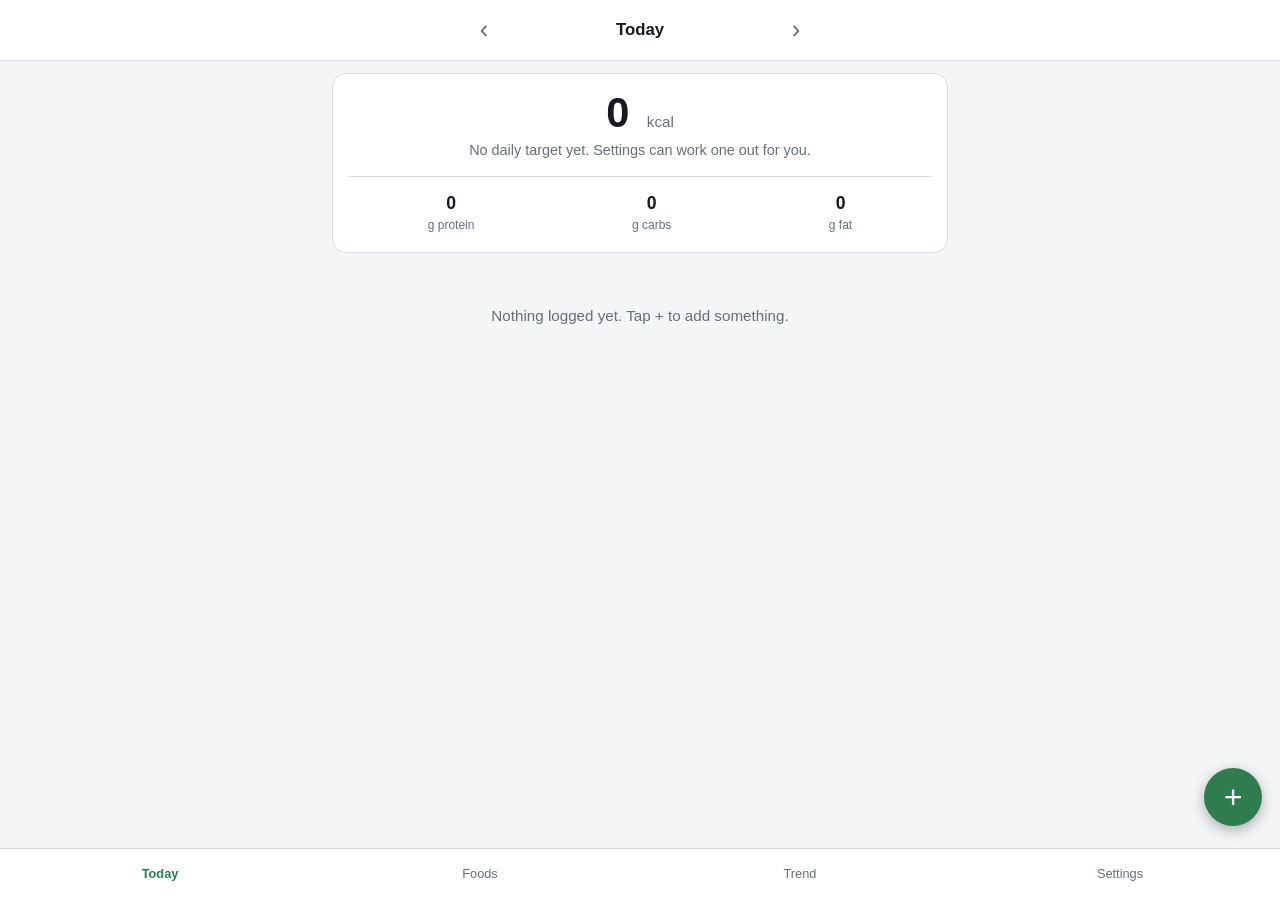
<file: index.html>
<!DOCTYPE html>
<html lang="en">
<head>
<meta charset="utf-8">
<meta name="viewport" content="width=device-width, initial-scale=1, viewport-fit=cover">
<meta name="theme-color" media="(prefers-color-scheme: light)" content="#ffffff">
<meta name="theme-color" media="(prefers-color-scheme: dark)" content="#1a1e24">
<meta name="mobile-web-app-capable" content="yes">
<meta name="apple-mobile-web-app-capable" content="yes">
<meta name="apple-mobile-web-app-title" content="Calories">
<title>Calorie Tracker</title>
<link rel="stylesheet" href="style.css">
<link rel="manifest" href="manifest.json">
<link rel="icon" href="icons/icon-32.png" sizes="32x32" type="image/png">
<link rel="apple-touch-icon" href="icons/icon-180.png">
</head>
<body>

<header class="topbar">
  <div class="datenav">
    <button id="prevDay" class="iconbtn" aria-label="Previous day">&#8249;</button>
    <button id="dayLabel" class="daylabel" aria-label="Change date">Today</button>
    <button id="nextDay" class="iconbtn" aria-label="Next day">&#8250;</button>
  </div>
  <input type="date" id="datePicker" class="visually-hidden" aria-label="Pick a date">
</header>

<main>

  <!-- ================= TODAY ================= -->
  <section id="view-today" class="view">

    <div class="summary">
      <div class="kcal">
        <span id="kcalBig">0</span>
        <span class="unit" id="kcalUnit">kcal</span>
      </div>
      <div id="kcalCaption" class="target"></div>
      <div class="bar" id="kcalBar" hidden><div id="kcalBarFill"></div></div>
      <div class="macros">
        <div><b id="mProtein">0</b><span>g protein</span></div>
        <div><b id="mCarbs">0</b><span>g carbs</span></div>
        <div><b id="mFat">0</b><span>g fat</span></div>
      </div>
    </div>

    <div id="logList"></div>

  </section>

  <!-- ============= FOODS AND MEALS ============= -->
  <section id="view-foods" class="view" hidden>
    <div class="segmented" id="foodsSegment">
      <button data-seg="foods" class="is-active">Foods</button>
      <button data-seg="meals">Meals</button>
    </div>

    <div id="foodsPane">
      <div class="rowbar">
        <input type="search" id="foodFilter" placeholder="Search your foods" autocomplete="off">
        <button id="foodsScanBtn" class="btn" aria-label="Scan a barcode">Scan</button>
        <button id="newFoodBtn" class="btn primary">New</button>
      </div>
      <div id="foodList"></div>
    </div>

    <div id="mealsPane" hidden>
      <div class="rowbar">
        <input type="search" id="mealFilter" placeholder="Search your meals" autocomplete="off">
        <button id="newMealBtn" class="btn primary">New</button>
      </div>
      <div id="mealList"></div>
    </div>
  </section>

  <!-- ================= TREND ================= -->
  <section id="view-trend" class="view" hidden>
    <div class="card">
      <h2>Weigh in</h2>
      <div class="qtyrow">
        <input type="number" id="weightInput" inputmode="decimal" step="0.1"
               placeholder="lbs" aria-label="Weight in pounds">
        <input type="date" id="weightDate" aria-label="Date of this weigh-in">
      </div>
      <div class="grid4">
        <label class="field"><span>Body fat % (optional)</span>
          <input type="number" id="bodyFatInput" inputmode="decimal" step="0.1"
                 placeholder="from your scale"></label>
        <label class="field"><span>Muscle mass, lb (optional)</span>
          <input type="number" id="muscleInput" inputmode="decimal" step="0.1"
                 placeholder="from your scale"></label>
      </div>
      <button id="saveWeight" class="btn primary wide">Save weight</button>
      <p id="weightMsg" class="msg"></p>
    </div>

    <div class="card">
      <h2>Trend</h2>
      <div id="chart" class="chart"></div>
      <p id="chartCaption" class="hint"></p>
    </div>

    <div class="card">
      <h2>What you actually burn</h2>
      <div id="tdeeBody"></div>
    </div>

    <div class="card">
      <h2>BMI and body composition</h2>
      <div id="compBody"></div>
    </div>

    <div class="card">
      <h2>Getting to your goal</h2>
      <div id="goalBody"></div>
    </div>

    <div class="card" id="plateauCard">
      <h2>Are you still losing?</h2>
      <div id="plateauBody"></div>
    </div>

    <div class="card">
      <h2>Recent weigh-ins</h2>
      <div id="weighList"></div>
    </div>
  </section>

  <!-- ================ SETTINGS =============== -->
  <section id="view-settings" class="view" hidden>
    <div class="card">
      <h2>Daily target</h2>
      <label class="field">
        <span>Target calories</span>
        <input type="number" id="setTargetKcal" inputmode="numeric" placeholder="e.g. 2000">
      </label>
      <label class="field">
        <span>Goal weight (lbs)</span>
        <input type="number" id="setGoalWeight" inputmode="decimal" placeholder="optional">
      </label>
      <div class="grid4">
        <label class="field"><span>Height (feet)</span>
          <input type="number" id="setFeet" inputmode="numeric" placeholder="5"></label>
        <label class="field"><span>and inches</span>
          <input type="number" id="setInches" inputmode="numeric" placeholder="10"></label>
      </div>
      <p class="hint">Height is what makes BMI possible on the Trend screen.</p>
      <label class="field">
        <span>Aiming to lose (lbs per week)</span>
        <input type="number" id="setTargetRate" inputmode="decimal" step="0.25"
               placeholder="1">
      </label>
      <p class="hint">The rate is what the Trend screen uses to work out a new
        target if your losses stall. One pound a week is a 500 kcal daily gap.</p>
      <button id="saveSettingsBtn" class="btn primary wide">Save</button>
      <p id="settingsMsg" class="msg"></p>
    </div>

    <div class="card">
      <h2>Work out a target for me</h2>
      <p class="hint">If you don't know where to start, this estimates your
        burn rate from your body and how active you are. It is a formula, not
        a measurement — it gets you through the first fortnight, and then the
        Trend screen replaces it with your real number.</p>

      <div class="grid4">
        <label class="field"><span>Current weight (lbs)</span>
          <input type="number" id="estWeight" inputmode="decimal" step="0.1"></label>
        <label class="field"><span>Age</span>
          <input type="number" id="estAge" inputmode="numeric"></label>
        <label class="field"><span>Height (feet)</span>
          <input type="number" id="estFeet" inputmode="numeric"></label>
        <label class="field"><span>and inches</span>
          <input type="number" id="estInches" inputmode="numeric"></label>
      </div>

      <label class="field"><span>Sex</span>
        <select id="estSex">
          <option value="male">Male</option>
          <option value="female">Female</option>
        </select>
      </label>

      <label class="field"><span>How active are you?</span>
        <select id="estActivity"></select>
      </label>

      <label class="field"><span>Body fat % (optional)</span>
        <input type="number" id="estBodyFat" inputmode="decimal" step="0.1"
               placeholder="leave blank if you don't know"></label>
      <p class="hint">Only fill that in if you've actually had it measured. If
        you do, it switches to a formula based on lean mass, which needs
        neither your age nor the choice above.</p>

      <button id="estimateBtn" class="btn primary wide">Work it out</button>
      <div id="estimateResult"></div>
    </div>

    <div class="card">
      <h2>USDA lookups &mdash; worth setting up</h2>
      <p class="hint"><b>Add a key and scanning gets noticeably better.</b>
        USDA FoodData Central stores the nutrition panel exactly as printed on
        the packet, so a scan needs no guessing at all. It is asked alongside
        Open Food Facts on every scan and its answer wins whenever it has one.</p>
      <p class="hint">The key is free, takes about thirty seconds, and stays on
        this phone - it is only ever sent to USDA, and is never committed to
        the repository. Without one the app still works: Open Food Facts covers
        more products, it just often lacks the serving size.</p>
      <label class="field"><span>USDA key</span>
        <input type="text" id="usdaKey" autocomplete="off" spellcheck="false"
               placeholder="leave blank to use the shared key"></label>
      <button id="saveUsdaKey" class="btn primary wide">Save key</button>
      <button id="testUsdaKey" class="btn wide">Test the lookup</button>
      <p id="usdaMsg" class="msg"></p>
      <p class="hint">Free keys come from
        <a id="usdaSignup" href="https://fdc.nal.usda.gov/api-key-signup.html"
           target="_blank" rel="noopener">fdc.nal.usda.gov</a>.</p>
    </div>

    <div class="card">
      <h2>Check my foods</h2>
      <p class="hint">Goes through everything in your library looking for
        mistakes: calories that do not match the macros, portions that are the
        wrong size, a barcode on two foods. It can also re-ask the databases
        about anything you scanned and tell you where your figures differ from
        theirs. It only reports - nothing is changed.</p>
      <button id="auditBtn" class="btn primary wide">Check my foods</button>
      <button id="auditOnlineBtn" class="btn wide">Also re-check against the databases</button>
      <p id="auditMsg" class="msg"></p>
      <div id="auditResults"></div>
    </div>

    <div class="card">
      <h2>Backup</h2>
      <p class="hint">Your data lives in this browser only. If you clear site
        data or switch phones it is gone, so export a copy now and then.</p>
      <button id="exportBtn" class="btn wide">Export a backup file</button>
      <button id="importBtn" class="btn wide">Restore from a backup file</button>
      <input type="file" id="importFile" accept="application/json,.json" class="visually-hidden">
      <p id="backupMsg" class="msg"></p>
    </div>

    <div class="card">
      <h2>The app itself</h2>
      <p id="offlineState" class="hint">Checking...</p>
      <button id="updateBtn" class="btn wide">Check for an update</button>
    </div>

    <div class="card danger">
      <h2>Danger zone</h2>
      <button id="clearBtn" class="btn wide danger">Erase all data</button>
    </div>

    <p class="version">Calorie Tracker &middot; build
      <span id="buildId">unknown</span></p>
  </section>

</main>

<button id="fab" class="fab" aria-label="Log food">+</button>

<nav class="tabs">
  <button class="tab is-active" data-view="today">Today</button>
  <button class="tab" data-view="foods">Foods</button>
  <button class="tab" data-view="trend">Trend</button>
  <button class="tab" data-view="settings">Settings</button>
</nav>

<!-- ============== SHEET: pick a food ============== -->
<div id="pickSheet" class="sheet" hidden>
  <div class="sheet-panel">
    <div class="sheet-head">
      <h2>Log food</h2>
      <button class="iconbtn close" data-close aria-label="Close">&times;</button>
    </div>

    <div class="mealtimes" id="mealTimePicker">
      <button data-meal="breakfast">Breakfast</button>
      <button data-meal="lunch">Lunch</button>
      <button data-meal="dinner">Dinner</button>
      <button data-meal="snack">Snack</button>
    </div>

    <div class="segmented" id="pickSegment">
      <button data-seg="foods" class="is-active">Foods</button>
      <button data-seg="meals">Meals</button>
    </div>

    <div class="rowbar">
      <input type="search" id="pickSearch" placeholder="Search food" autocomplete="off">
      <button id="pickScanBtn" class="btn">Scan</button>
    </div>
    <div id="pickResults" class="picklist"></div>
    <button id="pickSearchOnline" class="btn wide">Search all foods, including
      takeaways</button>
    <p id="pickSearchNote" class="hint" hidden></p>
    <button id="pickNewFood" class="btn wide">Add a food that isn't here yet</button>
  </div>
</div>

<!-- ============== SHEET: quantity ============== -->
<div id="qtySheet" class="sheet" hidden>
  <div class="sheet-panel">
    <div class="sheet-head">
      <h2 id="qtyFoodName">Food</h2>
      <button class="iconbtn close" data-close aria-label="Close">&times;</button>
    </div>
    <div class="qtyrow">
      <input type="number" id="qtyAmount" inputmode="decimal" step="any" value="1">
      <select id="qtyPortion"></select>
    </div>
    <p id="qtyPreview" class="preview"></p>
    <button id="qtyConfirm" class="btn primary wide">Add to log</button>
  </div>
</div>

<!-- ============== SHEET: barcode scanner ============== -->
<div id="scanSheet" class="sheet" hidden>
  <div class="sheet-panel">
    <div class="sheet-head">
      <h2>Scan a barcode</h2>
      <button class="iconbtn close" data-close aria-label="Close">&times;</button>
    </div>
    <div class="scanstage">
      <div id="scanStage" class="scanvideo"></div>
      <div class="reticle"></div>
    </div>
    <p id="scanStatus" class="msg"></p>
    <details id="manualBox" class="helper">
      <summary>Type the number instead</summary>
      <div class="helper-body">
        <p>Every barcode has its digits printed underneath it.</p>
        <div class="qtyrow">
          <input type="text" id="manualCode" inputmode="numeric"
                 autocomplete="off" placeholder="012345678905">
          <button id="manualGo" class="btn primary">Look up</button>
        </div>
      </div>
    </details>
  </div>
</div>

<!-- ============== SHEET: food editor ============== -->
<div id="foodSheet" class="sheet" hidden>
  <div class="sheet-panel">
    <div class="sheet-head">
      <h2 id="foodSheetTitle">New food</h2>
      <button class="iconbtn close" data-close aria-label="Close">&times;</button>
    </div>

    <label class="field"><span>Name</span>
      <input type="text" id="fName" placeholder="Butterbread"></label>
    <label class="field"><span>Brand</span>
      <input type="text" id="fBrand" placeholder="Nature's Own"></label>
    <label class="field"><span>Barcode</span>
      <input type="text" id="fBarcode" inputmode="numeric" placeholder="optional"></label>
    <p id="foodNotes" class="notes" hidden></p>

    <h3>Nutrition</h3>

    <div id="servingPane">
      <p class="hint" id="svHint">Copy this straight off the label, exactly as
        it's written. The serving weight in grams is printed there too, usually
        in brackets right after the serving size - "1 slice (28g)".</p>
      <div class="grid4">
        <label class="field"><span id="svGramsLabel">One serving weighs (g)</span>
          <input type="number" id="svGrams" inputmode="decimal" step="any"></label>
        <label class="field"><span>Count it as (optional)</span>
          <input type="text" id="svName" placeholder="slice, cup, bottle"></label>
        <label class="field"><span>Calories</span>
          <input type="number" id="svKcal" inputmode="decimal" step="any"></label>
        <label class="field"><span>Protein g</span>
          <input type="number" id="svProtein" inputmode="decimal" step="any"></label>
        <label class="field"><span>Carbs g</span>
          <input type="number" id="svCarbs" inputmode="decimal" step="any"></label>
        <label class="field"><span>Fat g</span>
          <input type="number" id="svFat" inputmode="decimal" step="any"></label>
      </div>
      <div id="svSuggest" class="notes" hidden></div>
      <p id="svEcho" class="hint"></p>
    </div>

    <h3>Other ways you measure it
      <span class="hint-inline">(optional)</span></h3>
    <p class="hint">The serving above is already one way. Add more if you
      measure it differently at different times - a cup as well as a slice.
      Grams is always available without adding anything.</p>
    <div id="portionRows"></div>
    <button id="addPortionBtn" class="btn small">Add a portion</button>

    <div class="sheet-actions">
      <button id="deleteFoodBtn" class="btn danger" hidden>Delete</button>
      <button id="saveFoodBtn" class="btn primary">Save food</button>
    </div>
    <p id="foodMsg" class="msg"></p>
  </div>
</div>

<!-- ============== SHEET: meal builder ============== -->
<div id="mealSheet" class="sheet" hidden>
  <div class="sheet-panel">
    <div class="sheet-head">
      <h2 id="mealSheetTitle">New meal</h2>
      <button class="iconbtn close" data-close aria-label="Close">&times;</button>
    </div>

    <label class="field"><span>Name</span>
      <input type="text" id="mealName" placeholder="Bologna sandwich"></label>

    <h3>What goes in it</h3>
    <div id="mealItems"></div>
    <div class="rowbar">
      <button id="mealAddItem" class="btn small">Add an ingredient</button>
      <button id="mealScanItem" class="btn small">Scan one in</button>
    </div>

    <p id="mealTotals" class="preview"></p>

    <details class="helper">
      <summary>I cooked a batch of this</summary>
      <div class="helper-body">
        <p>For a pot of chilli: list everything that went in, weigh the
          finished pot, and press the button. You get a new food worked out
          per 100 g, so from then on you weigh your bowl and log the grams.</p>
        <div class="qtyrow">
          <input type="number" id="batchGrams" inputmode="decimal" step="any"
                 placeholder="finished weight in g">
          <button id="batchBtn" class="btn">Make it a food</button>
        </div>
      </div>
    </details>

    <div class="sheet-actions">
      <button id="deleteMealBtn" class="btn danger" hidden>Delete</button>
      <button id="saveMealBtn" class="btn primary">Save meal</button>
    </div>
    <p id="mealMsg" class="msg"></p>
  </div>
</div>

<!-- ============== SHEET: log a meal ============== -->
<div id="mealLogSheet" class="sheet" hidden>
  <div class="sheet-panel">
    <div class="sheet-head">
      <h2 id="mealLogName">Meal</h2>
      <button class="iconbtn close" data-close aria-label="Close">&times;</button>
    </div>
    <p class="hint">Change any line before logging it - four slices of bologna
      today instead of three. The saved meal stays as it was.</p>
    <div id="mealLogItems"></div>
    <p id="mealLogTotals" class="preview"></p>
    <button id="mealLogConfirm" class="btn primary wide">Add to log</button>
  </div>
</div>

<div id="toast" class="toast" hidden></div>

<script src="store.js"></script>
<script src="scan.js"></script>
<script src="usda.js"></script>
<script src="foodsearch.js"></script>
<script src="audit.js"></script>
<script src="trend.js"></script>
<script src="app.js"></script>
</body>
</html>
</file>
<file: style.css>
/* style.css — mobile first. Big tap targets, thumb-reachable actions. */

:root {
  color-scheme: light dark;
  --bg: #f4f5f7;
  --surface: #ffffff;
  --surface-2: #eceef1;
  --line: #d9dce1;
  --text: #16191d;
  --muted: #666e79;
  --accent: #2f7d4f;
  --accent-text: #ffffff;
  --danger: #b3261e;
  --warn: #8a6300;          /* text and borders: passes AA on the surface */
  --likely: #a8451a;
  --warn-fill: #d9a441;     /* bar segments: fills, so lighter is fine */
  --likely-fill: #d9773a;
  --radius: 14px;
  --safe-bottom: env(safe-area-inset-bottom, 0px);
}

@media (prefers-color-scheme: dark) {
  :root {
    --bg: #111418;
    --surface: #1a1e24;
    --surface-2: #232830;
    --line: #333a44;
    --text: #e8eaed;
    --muted: #9aa3ae;
    --accent: #4caf7d;
    --accent-text: #07130d;
    --danger: #f2635a;
    --warn: #e0a530;
    --likely: #e2854f;
    --warn-fill: #c8922b;
    --likely-fill: #c96a24;
  }
}

* { box-sizing: border-box; }

body {
  margin: 0;
  background: var(--bg);
  color: var(--text);
  font: 16px/1.45 -apple-system, BlinkMacSystemFont, "Segoe UI", Roboto, sans-serif;
  padding-bottom: calc(140px + var(--safe-bottom));
  -webkit-text-size-adjust: 100%;
}

h2 { font-size: 1rem; margin: 0 0 12px; }
h3 { font-size: .9rem; margin: 20px 0 8px; }

.visually-hidden {
  position: absolute; width: 1px; height: 1px;
  overflow: hidden; clip: rect(0 0 0 0); white-space: nowrap;
}

/* ---------- top bar ---------- */

.topbar {
  position: sticky; top: 0; z-index: 5;
  background: var(--surface);
  border-bottom: 1px solid var(--line);
  padding: 8px 12px;
}

.datenav { display: flex; align-items: center; justify-content: center; gap: 4px; }

.daylabel {
  flex: 1; max-width: 260px;
  background: none; border: 0; color: var(--text);
  font: inherit; font-weight: 600; font-size: 1.05rem;
  padding: 8px; cursor: pointer;
}

.iconbtn {
  background: none; border: 0; color: var(--muted);
  font-size: 1.6rem; line-height: 1;
  width: 44px; height: 44px; cursor: pointer;
}

/* ---------- layout ---------- */

main { padding: 12px; max-width: 640px; margin: 0 auto; }

.card {
  background: var(--surface);
  border: 1px solid var(--line);
  border-radius: var(--radius);
  padding: 16px;
  margin-bottom: 12px;
}

.card.danger { border-color: var(--danger); }

/* ---------- summary ---------- */

.summary {
  background: var(--surface);
  border: 1px solid var(--line);
  border-radius: var(--radius);
  padding: 18px 16px;
  text-align: center;
  margin-bottom: 14px;
}

.kcal { font-size: 2.6rem; font-weight: 700; line-height: 1; }
.kcal .unit { font-size: .95rem; font-weight: 500; color: var(--muted); margin-left: 6px; }
.target { color: var(--muted); font-size: .9rem; margin-top: 6px; min-height: 1.2em; }
.target.over { color: var(--danger); }

/* How much of the day's allowance is gone. Fills up, then turns red. */
.bar {
  height: 8px;
  background: var(--surface-2);
  border: 1px solid var(--line);
  border-radius: 999px;
  overflow: hidden;
  margin-top: 12px;
}
.bar[hidden] { display: none; }
.bar > div {
  height: 100%;
  width: 0;
  background: var(--accent);
  border-radius: 999px;
  transition: width .25s ease;
}
.bar.over > div { background: var(--danger); }

.fits { color: var(--text); font-weight: 600; }
.fits.over { color: var(--danger); }

.macros {
  display: flex; justify-content: space-around;
  margin-top: 16px; padding-top: 14px;
  border-top: 1px solid var(--line);
}
.macros div { display: flex; flex-direction: column; }
.macros b { font-size: 1.1rem; }
.macros span { font-size: .75rem; color: var(--muted); }

/* ---------- log ---------- */

.mealgroup { margin-bottom: 14px; }

.mealhead {
  display: flex; justify-content: space-between; align-items: baseline;
  padding: 0 4px 6px;
  font-size: .8rem; font-weight: 700;
  text-transform: uppercase; letter-spacing: .06em;
  color: var(--muted);
}

.entry {
  display: flex; align-items: center; gap: 10px;
  background: var(--surface);
  border: 1px solid var(--line);
  border-radius: var(--radius);
  padding: 12px 14px;
  margin-bottom: 6px;
}

.entry-main { flex: 1; min-width: 0; }
.entry-main.editable { cursor: pointer; }
.entry-main.editable:active { opacity: .6; }
.entry-name { font-weight: 600; }
.entry-sub { font-size: .8rem; color: var(--muted); }
.entry-kcal { font-weight: 600; white-space: nowrap; }

.entry .del {
  background: none; border: 0; color: var(--muted);
  font-size: 1.3rem; width: 36px; height: 36px; cursor: pointer;
}
.entry .del:hover { color: var(--danger); }

.empty {
  text-align: center; color: var(--muted);
  padding: 36px 20px; font-size: .95rem;
}

/* ---------- foods list ---------- */

.rowbar { display: flex; gap: 8px; margin-bottom: 12px; }
.rowbar input { flex: 1; }

.fooditem {
  display: flex; align-items: center; gap: 10px;
  width: 100%; text-align: left;
  background: var(--surface);
  border: 1px solid var(--line);
  border-radius: var(--radius);
  padding: 12px 14px; margin-bottom: 6px;
  color: var(--text); font: inherit; cursor: pointer;
}
.fooditem .fi-main { flex: 1; min-width: 0; }
.fooditem .fi-name { font-weight: 600; }
.fooditem .fi-sub { font-size: .8rem; color: var(--muted); }

/* ---------- forms ---------- */

input, select, textarea {
  background: var(--surface-2);
  border: 1px solid var(--line);
  border-radius: 10px;
  color: var(--text);
  font: inherit;
  padding: 11px 12px;
  width: 100%;
  min-height: 44px;
}

input:focus, select:focus { outline: 2px solid var(--accent); outline-offset: 1px; }

.field { display: block; margin-bottom: 10px; }
.field > span {
  display: block; font-size: .78rem; color: var(--muted);
  margin-bottom: 4px;
}

.grid4 { display: grid; grid-template-columns: 1fr 1fr; gap: 8px; }

.btn {
  background: var(--surface-2);
  border: 1px solid var(--line);
  border-radius: 10px;
  color: var(--text);
  font: inherit; font-weight: 600;
  padding: 12px 16px;
  min-height: 44px;
  cursor: pointer;
}
.btn.primary { background: var(--accent); border-color: var(--accent); color: var(--accent-text); }
.btn.danger { color: var(--danger); border-color: var(--danger); background: none; }
.btn.wide { display: block; width: 100%; margin-top: 8px; }
.btn.small { padding: 8px 12px; min-height: 38px; font-size: .85rem; }

.hint { color: var(--muted); font-size: .82rem; margin: 0 0 10px; }
.hint-inline { color: var(--muted); font-weight: 400; font-size: .78rem; }
.msg { font-size: .85rem; color: var(--muted); min-height: 1.2em; margin: 8px 0 0; }
.msg.err { color: var(--danger); }
.version { text-align: center; color: var(--muted); font-size: .75rem; }

.helper { margin: 10px 0 4px; }
.helper summary { cursor: pointer; color: var(--muted); font-size: .85rem; padding: 6px 0; }
.helper-body { padding-top: 8px; }
.helper-body p { font-size: .82rem; color: var(--muted); margin-top: 0; }

/* ---------- fab + tabs ---------- */

.fab {
  position: fixed; right: 18px;
  bottom: calc(74px + var(--safe-bottom));
  width: 58px; height: 58px; border-radius: 50%;
  background: var(--accent); color: var(--accent-text);
  border: 0; font-size: 2rem; line-height: 1;
  box-shadow: 0 4px 14px rgba(0,0,0,.3);
  cursor: pointer; z-index: 6;
}

.tabs {
  position: fixed; left: 0; right: 0; bottom: 0; z-index: 6;
  display: flex;
  background: var(--surface);
  border-top: 1px solid var(--line);
  padding-bottom: var(--safe-bottom);
}
.tab {
  flex: 1; background: none; border: 0;
  color: var(--muted); font: inherit; font-size: .8rem;
  padding: 16px 4px; cursor: pointer;
}
.tab.is-active { color: var(--accent); font-weight: 700; }

/* ---------- sheets ---------- */

.sheet {
  position: fixed; inset: 0; z-index: 20;
  background: rgba(0,0,0,.5);
  display: flex; align-items: flex-end; justify-content: center;
}
.sheet[hidden] { display: none; }

.sheet-panel {
  background: var(--bg);
  width: 100%; max-width: 640px;
  max-height: 92vh; overflow-y: auto;
  border-radius: 18px 18px 0 0;
  padding: 16px 16px calc(24px + var(--safe-bottom));
}

.sheet-head {
  display: flex; align-items: center; justify-content: space-between;
  margin-bottom: 12px;
}
.sheet-head h2 { margin: 0; font-size: 1.1rem; }

.mealtimes { display: flex; gap: 6px; margin-bottom: 12px; }
.mealtimes button {
  flex: 1; background: var(--surface-2);
  border: 1px solid var(--line); border-radius: 999px;
  color: var(--muted); font: inherit; font-size: .8rem;
  padding: 9px 4px; min-height: 40px; cursor: pointer;
}
.mealtimes button.is-active {
  background: var(--accent); border-color: var(--accent);
  color: var(--accent-text); font-weight: 700;
}

.picklist { margin-top: 10px; max-height: 46vh; overflow-y: auto; }

.qtyrow { display: flex; gap: 8px; }
.qtyrow input { flex: 1.3; font-size: 1.4rem; text-align: center; }
.qtyrow input[type="date"] { flex: 1; font-size: 1rem; text-align: left; }
.qtyrow select { flex: 1.4; }

.preview {
  text-align: center; color: var(--muted);
  font-size: .9rem; margin: 14px 0;
  min-height: 2.6em;
}
.preview b { color: var(--text); font-size: 1.5rem; }

.sheet-actions { display: flex; gap: 8px; margin-top: 20px; }
.sheet-actions .btn { flex: 1; }

/* ---------- segmented control ---------- */

.segmented {
  display: flex; gap: 4px;
  background: var(--surface-2);
  border: 1px solid var(--line);
  border-radius: 999px;
  padding: 3px;
  margin-bottom: 12px;
}
.segmented button {
  flex: 1; background: none; border: 0; border-radius: 999px;
  color: var(--muted); font: inherit; font-size: .85rem;
  padding: 9px 4px; min-height: 38px; cursor: pointer;
}
.segmented button.is-active {
  background: var(--surface); color: var(--text); font-weight: 700;
}

/* ---------- portion + weigh-to-derive ---------- */

.portionwrap {
  border: 1px solid transparent;
  border-radius: 10px;
  margin-bottom: 8px;
}
.portionrow { display: flex; gap: 8px; margin: 0; align-items: center; }
.portionrow input:first-child { flex: 2; }
.portionrow input.p-grams { flex: 1; }
.portionrow button {
  background: none; border: 0; color: var(--muted);
  font-size: 1.3rem; width: 40px; height: 44px; cursor: pointer;
}
.portionrow .weighbtn {
  width: auto; padding: 0 10px; font-size: .78rem; font-weight: 600;
  border: 1px solid var(--line); border-radius: 8px;
  background: var(--surface-2); height: 40px;
}

.weighstrip {
  display: flex; flex-wrap: wrap; gap: 8px; align-items: center;
  background: var(--surface-2);
  border: 1px solid var(--line);
  border-radius: 10px;
  padding: 10px;
  margin: 6px 0 0;
}
.weighstrip[hidden] { display: none; }
.weighstrip input { flex: 1; min-width: 110px; }
.weighstrip .w-out { flex-basis: 100%; margin: 0; }

/* ---------- meal rows ---------- */

.itemrow { display: flex; gap: 6px; align-items: center; margin-bottom: 8px; }
.itemrow .m-food { flex: 3; min-width: 0; }
.itemrow .m-qty { flex: 1; min-width: 62px; }
.itemrow .m-portion { flex: 1.6; min-width: 0; }
.itemrow .rowdel {
  background: none; border: 0; color: var(--muted);
  font-size: 1.3rem; width: 34px; height: 44px; cursor: pointer; flex: none;
}
.logrow-name { flex: 3; min-width: 0; font-size: .9rem; }

/* ---------- trend ---------- */

.chart { width: 100%; }
.chartsvg { width: 100%; height: auto; display: block; }
.chartsvg .grid { stroke: var(--line); stroke-width: 1; }
.chartsvg .axis { fill: var(--muted); font-size: 9px; }
.chartsvg .raw { fill: var(--muted); opacity: .45; }
.chartsvg .trendline { fill: none; stroke: var(--accent); stroke-width: 2.5; }

/* ---------- BMI bar ---------- */

.bmibar-wrap { margin: 14px 0 8px; }

.bmibar {
  position: relative;
  display: flex;
  height: 14px;
  border-radius: 999px;
  overflow: hidden;
  border: 1px solid var(--line);
}
.bmibar span { display: block; height: 100%; }
.bmibar .tone-low  { background: var(--warn-fill); }
.bmibar .tone-good { background: var(--accent); }
.bmibar .tone-warn { background: var(--likely-fill); }
.bmibar .tone-high { background: var(--danger); }

/* The markers sit under the bar so they never cover the colours. */
.bmimarks { position: relative; height: 30px; margin-top: 2px; }
.bmimark {
  position: absolute;
  transform: translateX(-50%);
  text-align: center;
  font-size: .68rem;
  color: var(--muted);
  white-space: nowrap;
}
.bmimark b { display: block; font-size: .78rem; color: var(--text); }
.bmimark.target::before { color: var(--accent); }
.bmimark.target b { color: var(--accent); }
.bmimark::before {
  content: '▲';
  display: block;
  font-size: .6rem;
  line-height: 1;
  color: var(--text);
}
.bmiscale {
  display: flex; justify-content: space-between;
  font-size: .65rem; color: var(--muted); margin-top: 2px;
}

.bignum { font-size: 1.1rem; }
.bignum b { font-size: 2.1rem; }

.badge {
  display: inline-block;
  border-radius: 999px;
  padding: 3px 10px;
  font-size: .72rem; font-weight: 700;
  text-transform: uppercase; letter-spacing: .05em;
  border: 1px solid var(--line);
  color: var(--muted);
  margin: 6px 0;
}
.badge-ok, .badge-none { }
.badge-low, .badge-watch { color: var(--warn); border-color: var(--warn); }
.badge-likely { color: var(--likely); border-color: var(--likely); }
.badge-confirmed { color: var(--danger); border-color: var(--danger); }

.adjust {
  border-top: 1px solid var(--line);
  margin-top: 14px; padding-top: 12px;
}

/* ---------- scanner ---------- */

.scanstage {
  position: relative;
  width: 100%;
  aspect-ratio: 4 / 3;
  background: #000;
  border-radius: var(--radius);
  overflow: hidden;
  display: flex; align-items: center; justify-content: center;
}
/* The video is built and torn down by scan.js, so it gets its own box and
   the aiming frame sits above it untouched. */
.scanvideo { position: absolute; inset: 0; }
.scanvideo video {
  width: 100%; height: 100%;
  object-fit: cover;
  display: block;
}

/* A window to aim through. Barcodes are wide and short, so this is too. */
.reticle {
  position: absolute; left: 8%; right: 8%; top: 30%; bottom: 30%;
  border: 2px solid rgba(255,255,255,.85);
  border-radius: 8px;
  box-shadow: 0 0 0 100vmax rgba(0,0,0,.35);
  pointer-events: none;
}

.notes {
  background: var(--surface-2);
  border: 1px solid var(--line);
  border-left: 3px solid var(--accent);
  border-radius: 8px;
  color: var(--muted);
  font-size: .82rem;
  padding: 10px 12px;
  margin: 0 0 12px;
}
.notes[hidden] { display: none; }

/* ---------- toast ---------- */

.toast {
  position: fixed; left: 50%; transform: translateX(-50%);
  bottom: calc(90px + var(--safe-bottom)); z-index: 40;
  background: var(--surface);
  border: 1px solid var(--line);
  border-radius: 999px;
  padding: 10px 18px;
  font-size: .88rem;
  box-shadow: 0 4px 14px rgba(0,0,0,.3);
  max-width: 90vw;
}
.toast[hidden] { display: none; }
.toast button {
  background: none; border: 0; padding: 0 0 0 14px;
  color: var(--accent); font: inherit; font-weight: 700; cursor: pointer;
}

/* A caveat folded behind one line. */
.why { margin-top: 10px; }
.why summary { cursor: pointer; color: var(--muted); font-size: .85rem; }
.why .hint { margin-top: 6px; }
</file>
